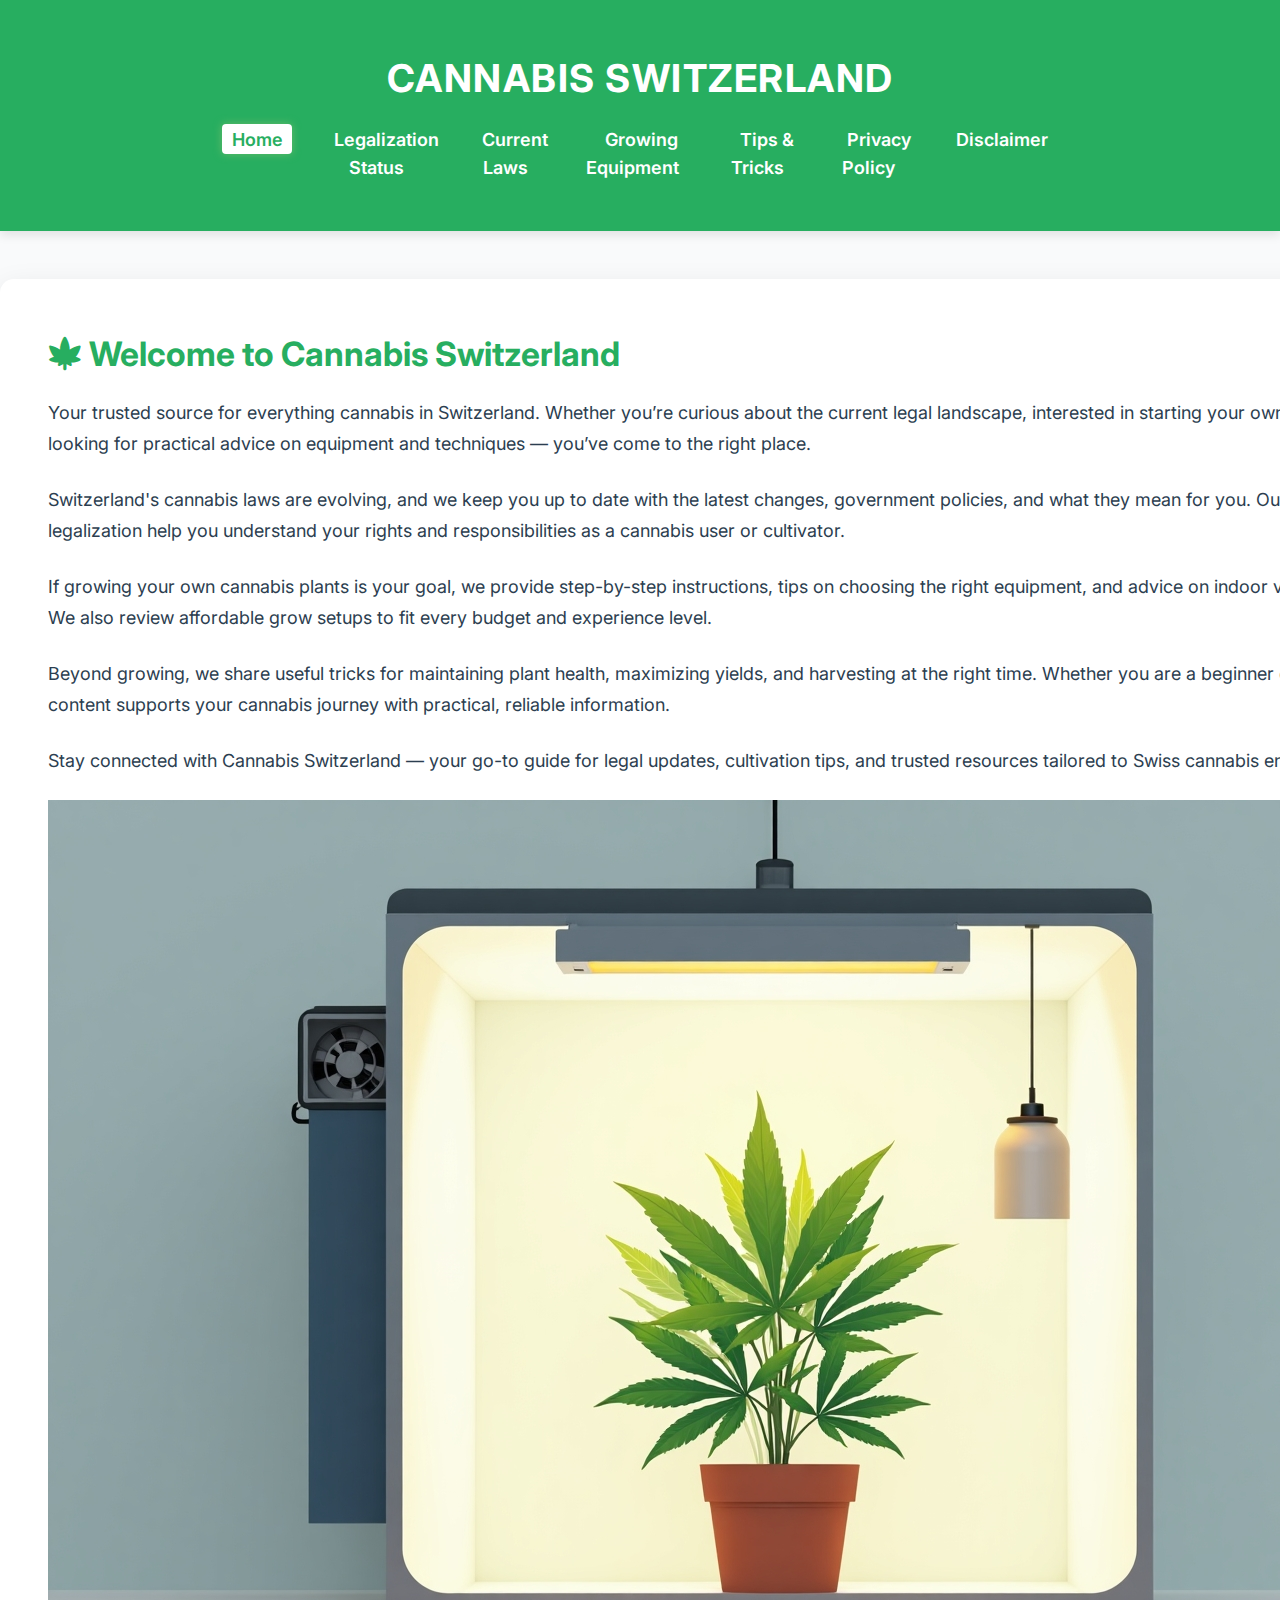
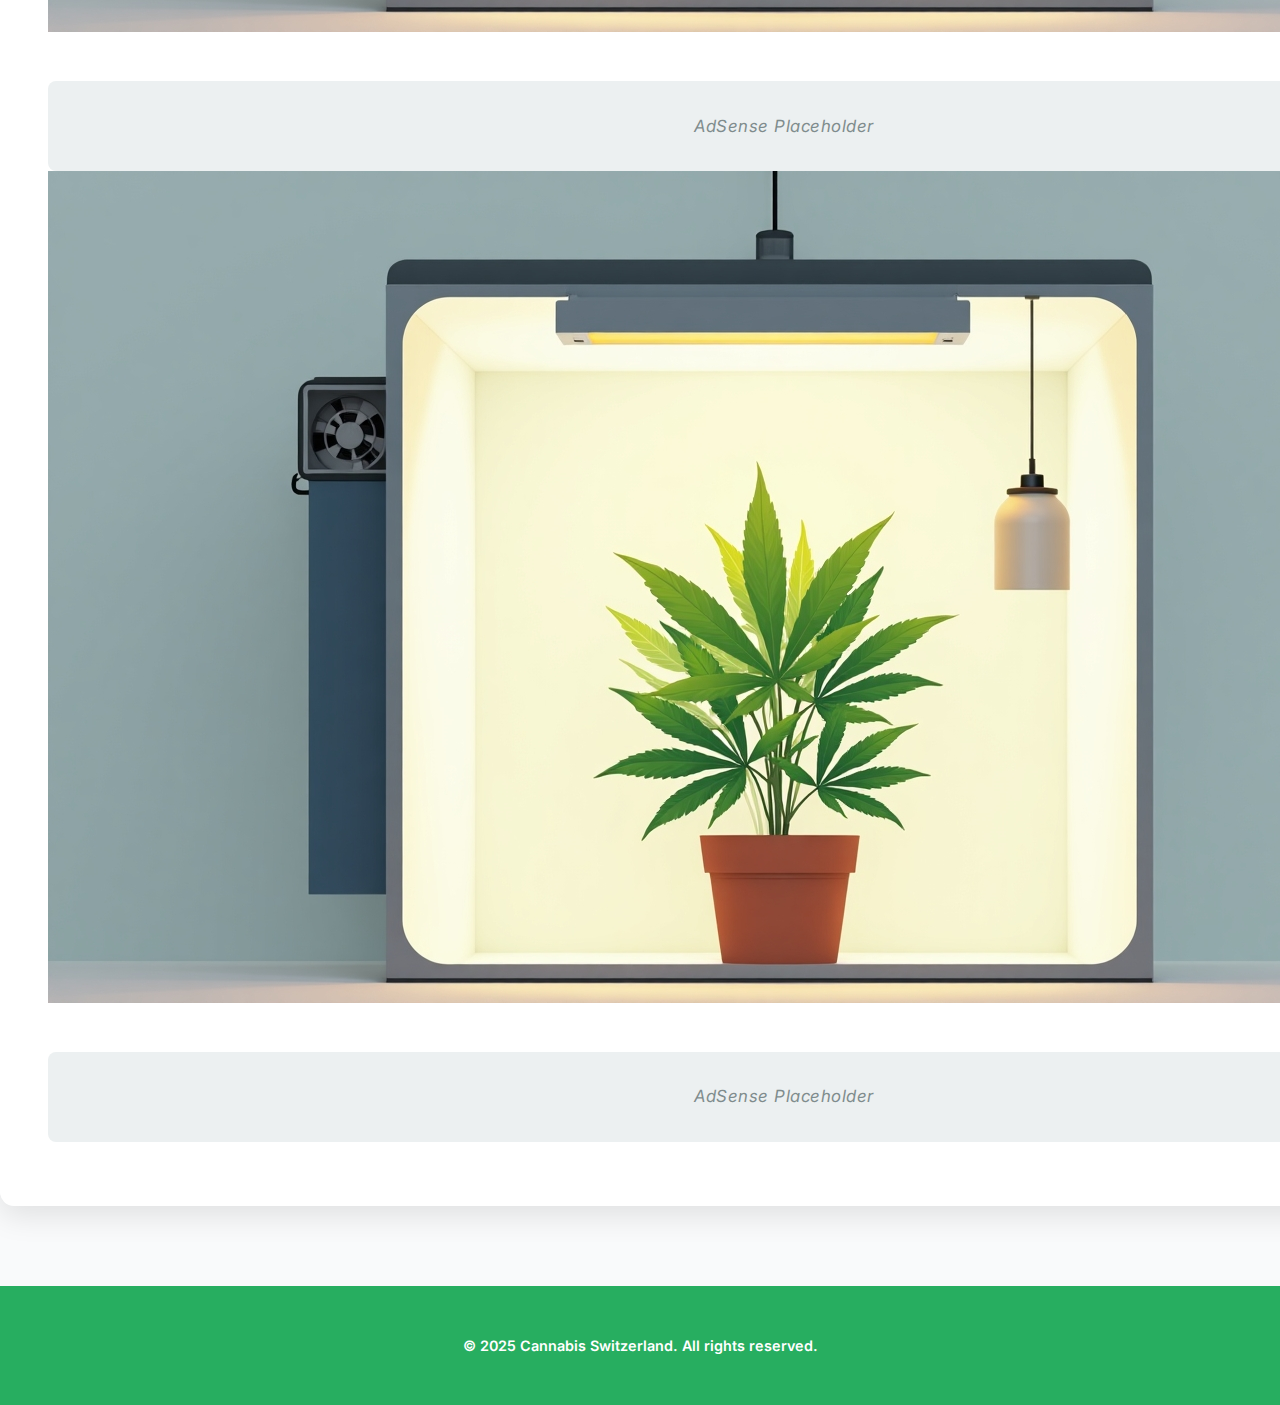
<file: index.html>
<!DOCTYPE html>
<html lang="en">
<head>
  <meta charset="UTF-8" />
  <meta name="viewport" content="width=device-width, initial-scale=1.0" />
  <meta name="description" content="Cannabis Switzerland – Your guide to legalization, grow tips, and equipment" />
  <meta name="keywords" content="Cannabis, Switzerland, legalization, grow, weed, indoor, cultivation" />
  <title>Cannabis Switzerland</title>
  <link rel="stylesheet" href="style.css" />
  <link rel="stylesheet" href="https://cdnjs.cloudflare.com/ajax/libs/font-awesome/6.5.0/css/all.min.css" />

  <style>
    .fade-in {
      animation: fadeIn 1.5s ease-in;
    }

    @keyframes fadeIn {
      from {
        opacity: 0;
        transform: translateY(15px);
      }
      to {
        opacity: 1;
        transform: translateY(0);
      }
    }
  </style>
</head>

  
  <!-- Google AdSense placeholder -->
  <!-- Google AdSense code goes here -->
</head>
<body>
  <header>
    <div class="container">
      <h1>Cannabis Switzerland</h1>
      <nav>
       <ul>
  <li><a href="index.html" aria-current="page">Home</a></li>
  <li><a href="legalization.html">Legalization Status</a></li>
  <li><a href="law.html">Current Laws</a></li>   <!-- NEW LINK -->
  <li><a href="equipment.html">Growing Equipment</a></li>
  <li><a href="tips.html">Tips & Tricks</a></li>
  <li><a href="legal/privacy.html">Privacy Policy</a></li>
  <li><a href="legal/disclaimer.html">Disclaimer</a></li>
</ul>

      </nav>
    </div>
  </header>

  <main class="fade-in">
 <section class="intro">
  <h2><i class="fas fa-cannabis"></i> Welcome to Cannabis Switzerland</h2>
  <p>
    Your trusted source for everything cannabis in Switzerland. Whether you’re curious about the current legal landscape, interested in starting your own grow operation, or simply looking for practical advice on equipment and techniques — you’ve come to the right place.
  </p>
  <p>
    Switzerland's cannabis laws are evolving, and we keep you up to date with the latest changes, government policies, and what they mean for you. Our detailed guides on legalization help you understand your rights and responsibilities as a cannabis user or cultivator.
  </p>
  <p>
    If growing your own cannabis plants is your goal, we provide step-by-step instructions, tips on choosing the right equipment, and advice on indoor versus outdoor cultivation. We also review affordable grow setups to fit every budget and experience level.
  </p>
  <p>
    Beyond growing, we share useful tricks for maintaining plant health, maximizing yields, and harvesting at the right time. Whether you are a beginner or a seasoned cultivator, our content supports your cannabis journey with practical, reliable information.
  </p>
  <p>
    Stay connected with Cannabis Switzerland — your go-to guide for legal updates, cultivation tips, and trusted resources tailored to Swiss cannabis enthusiasts.
  </p>

  <img class="intro-image" src="images/Introduction-page.jpg" alt="Healthy cannabis plant growing indoors in Switzerland" />

  <div class="adsense-placeholder">
    <!-- Google AdSense code goes here -->
    AdSense Placeholder
  </div>
</section>


   <img class="intro-image" src="images/Introduction-page.jpg" alt="Healthy cannabis plant growing indoors in Switzerland" />


    <div class="adsense-placeholder">
      <!-- Google AdSense code goes here -->
      AdSense Placeholder
    </div>
  </section>
</main>


  <footer>
    <div class="container">
      <p>© 2025 Cannabis Switzerland. All rights reserved.</p>
    </div>
  </footer>
</body>
</html>
</file>
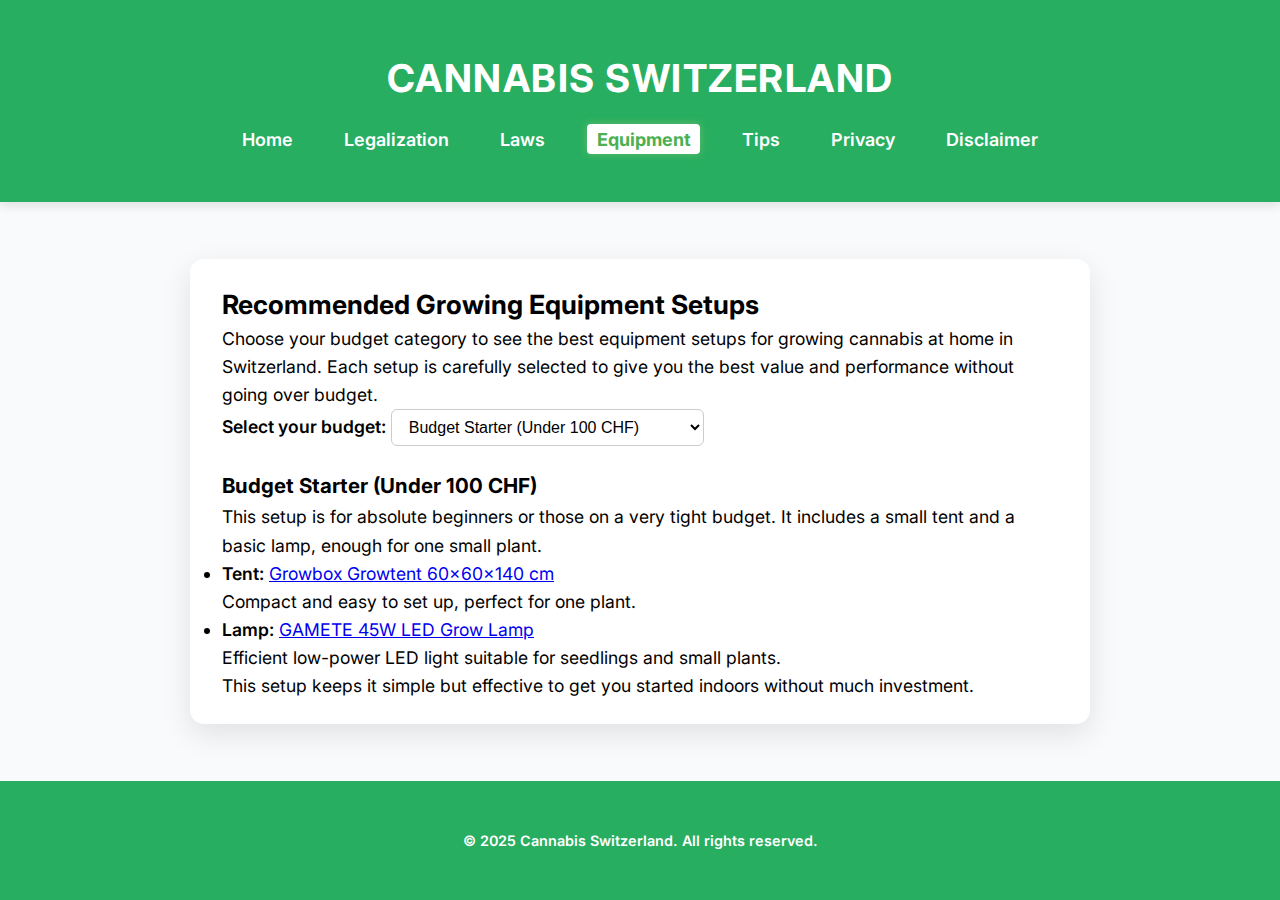
<file: equipment.html>
<!DOCTYPE html>
<html lang="en">
<head>
  <meta charset="UTF-8" />
  <meta name="viewport" content="width=device-width, initial-scale=1" />
  <meta name="description" content="Recommended cannabis growing equipment setups in Switzerland for every budget." />
  <meta name="keywords" content="Cannabis, Switzerland, grow tent, equipment, setups, budget, lamp, filter, fan" />
  <title>Equipment – Cannabis Switzerland</title>
  <link rel="stylesheet" href="style.css" />
  <link rel="stylesheet" href="https://cdnjs.cloudflare.com/ajax/libs/font-awesome/6.5.0/css/all.min.css" />
  <style>
    body {
      color: #000; /* all text black */
    }

    .fade-in {
      animation: fadeIn 1.5s ease-in;
    }

    @keyframes fadeIn {
      from {
        opacity: 0;
        transform: translateY(15px);
      }
      to {
        opacity: 1;
        transform: translateY(0);
      }
    }


    nav ul li a[aria-current="page"] {
      color: #4caf50;
      font-weight: bold;
    }

    /* Dropdown styles */
    .dropdown {
      position: relative;
      display: inline-block;
      margin-bottom: 1.5rem;
    }

    .dropdown select {
      padding: 0.5rem 0.8rem;
      font-size: 1rem;
      border: 1.5px solid #ccc;
      border-radius: 6px;
      cursor: pointer;
      background-color: white;
      color: #000;
    }

    main.content {
      max-width: 900px;
      margin: auto;
      font-size: 1.1rem;
      line-height: 1.6;
    }


    a:hover {
      text-decoration: underline;
    }

    /* Product label styling */
    .product-label {
      font-weight: 600;
    }

  </style>
  <script>
    function showSetup() {
      const select = document.getElementById("priceCategory");
      const selected = select.value;
      const setups = document.querySelectorAll(".setup");
      setups.forEach(s => {
        s.style.display = s.id === selected ? "block" : "none";
      });
    }
    window.addEventListener('DOMContentLoaded', () => {
      showSetup();
    });
  </script>
</head>

<body>
  <header>
    <div class="container">
      <h1>Cannabis Switzerland</h1>
      <nav>
        <ul>
          <li><a href="index.html">Home</a></li>
          <li><a href="legalization.html">Legalization</a></li>
          <li><a href="law.html">Laws</a></li>
          <li><a href="equipment.html" aria-current="page">Equipment</a></li>
          <li><a href="tips.html">Tips</a></li>
          <li><a href="legal/privacy.html">Privacy</a></li>
          <li><a href="legal/disclaimer.html">Disclaimer</a></li>
        </ul>
      </nav>
    </div>
  </header>

  <main class="fade-in container content">
    <h2>Recommended Growing Equipment Setups</h2>

    <p>Choose your budget category to see the best equipment setups for growing cannabis at home in Switzerland. Each setup is carefully selected to give you the best value and performance without going over budget.</p>

    <div class="dropdown">
      <label for="priceCategory" class="product-label">Select your budget:</label>
      <select id="priceCategory" onchange="showSetup()">
        <option value="under100">Budget Starter (Under 100 CHF)</option>
        <option value="under200">Basic Entry (100-200 CHF)</option>
        <option value="under500">Value Setup (200-500 CHF)</option>
        <option value="under750">Advanced Value (500-750 CHF)</option>
        <option value="under1000">Midrange Choice (750-1000 CHF)</option>
        <option value="under1500">Premium Midrange (1000-1500 CHF)</option>
        <option value="under2000">High-End Grow (1500-2000 CHF)</option>
      </select>
    </div>

    <!-- Budget Starter -->
    <section id="under100" class="setup" style="display:none;">
      <h3>Budget Starter (Under 100 CHF)</h3>
      <p>This setup is for absolute beginners or those on a very tight budget. It includes a small tent and a basic lamp, enough for one small plant.</p>
      <ul>
        <li><span class="product-label">Tent:</span> <a href="https://www.grow-shop24.ch/growbox-growtent-60x60x140-cm-schwarz" target="_blank" rel="noopener noreferrer">Growbox Growtent 60x60x140 cm</a><br>
          Compact and easy to set up, perfect for one plant.</li>
        <li><span class="product-label">Lamp:</span> <a href="https://www.grow-shop24.ch/led-grow-lampe-gamete-45w" target="_blank" rel="noopener noreferrer">GAMETE 45W LED Grow Lamp</a><br>
          Efficient low-power LED light suitable for seedlings and small plants.</li>
      </ul>
      <p>This setup keeps it simple but effective to get you started indoors without much investment.</p>
    </section>

    <!-- Basic Entry -->
    <section id="under200" class="setup" style="display:none;">
      <h3>Basic Entry (100-200 CHF)</h3>
      <p>A step up from budget starter with a slightly bigger tent and stronger lighting to support healthy growth.</p>
      <ul>
        <li><span class="product-label">Tent:</span> <a href="https://www.grow-shop24.ch/growbox-growtent-80x80x160-cm" target="_blank" rel="noopener noreferrer">Growbox Growtent 80x80x160 cm</a><br>
          Larger space for up to 2 plants.</li>
        <li><span class="product-label">Lamp:</span> <a href="https://www.grow-shop24.ch/led-grow-lampe-spyder-80w" target="_blank" rel="noopener noreferrer">Spyder 80W LED Grow Lamp</a><br>
          More powerful LED light for robust vegetative growth.</li>
      </ul>
      <p>This setup balances cost and quality, suitable for beginners looking to grow more seriously.</p>
    </section>

    <!-- Value Setup -->
    <section id="under500" class="setup" style="display:none;">
      <h3>Value Setup (200-500 CHF)</h3>
      <p>Good quality tent and lighting with basic ventilation included for a stable growing environment.</p>
      <ul>
        <li><span class="product-label">Tent:</span> <a href="https://www.grow-shop24.ch/growbox-growtent-100x100x200-cm" target="_blank" rel="noopener noreferrer">Growbox Growtent 100x100x200 cm</a><br>
          Ample room for multiple plants.</li>
        <li><span class="product-label">Lamp:</span> <a href="https://www.grow-shop24.ch/led-grow-lampe-spyder-150w" target="_blank" rel="noopener noreferrer">Spyder 150W LED Grow Lamp</a><br>
          Strong lighting for full vegetative and flowering cycles.</li>
        <li><span class="product-label">Fan:</span> <a href="https://www.grow-shop24.ch/ventilator-125-mm" target="_blank" rel="noopener noreferrer">Inline Fan 125mm</a><br>
          Ensures good air circulation and temperature control.</li>
      </ul>
      <p>This setup supports healthier plants through better airflow and lighting, perfect for hobbyists aiming for quality yields.</p>
    </section>

    <!-- Advanced Value -->
    <section id="under750" class="setup" style="display:none;">
      <h3>Advanced Value (500-750 CHF)</h3>
      <p>Enhanced setup with better lighting, ventilation, and air filtering for improved odor control.</p>
      <ul>
        <li><span class="product-label">Tent:</span> <a href="https://www.grow-shop24.ch/growbox-growtent-120x120x200-cm" target="_blank" rel="noopener noreferrer">Growbox Growtent 120x120x200 cm</a><br>
          More growing space, perfect for moderate plant numbers.</li>
        <li><span class="product-label">Lamp:</span> <a href="https://www.grow-shop24.ch/led-grow-lampe-gavita-170w" target="_blank" rel="noopener noreferrer">Gavita 170W LED Grow Lamp</a><br>
          Reliable full-cycle LED lamp with strong output.</li>
        <li><span class="product-label">Fan:</span> <a href="https://www.grow-shop24.ch/ventilator-150-mm" target="_blank" rel="noopener noreferrer">Inline Fan 150mm</a><br>
          Enhanced airflow capacity for larger spaces.</li>
        <li><span class="product-label">Filter:</span> <a href="https://www.grow-shop24.ch/aktivkohlefilter-150-mm" target="_blank" rel="noopener noreferrer">Activated Carbon Filter 150mm</a><br>
          Effective odor control during flowering.</li>
      </ul>
      <p>This setup is ideal for growers who want solid results with controlled environment and discreet odor management.</p>
    </section>

    <!-- Midrange Choice -->
    <section id="under1000" class="setup" style="display:none;">
      <h3>Midrange Choice (750-1000 CHF)</h3>
      <p>Well-rounded setup with advanced lighting and ventilation, suitable for serious home growers.</p>
      <ul>
        <li><span class="product-label">Tent:</span> <a href="https://www.grow-shop24.ch/growbox-growtent-150x150x200-cm" target="_blank" rel="noopener noreferrer">Growbox Growtent 150x150x200 cm</a><br>
          Large space for multiple plants or bigger yields.</li>
        <li><span class="product-label">Lamp:</span> <a href="https://www.grow-shop24.ch/led-grow-lampe-cob-300w" target="_blank" rel="noopener noreferrer">COB LED Grow Lamp 300W</a><br>
          High-quality, energy-efficient lighting for strong flowering.</li>
        <li><span class="product-label">Fan:</span> <a href="https://www.grow-shop24.ch/ventilator-200-mm" target="_blank" rel="noopener noreferrer">Inline Fan 200mm</a><br>
          Powerful ventilation for large tents.</li>
        <li><span class="product-label">Filter:</span> <a href="https://www.grow-shop24.ch/aktivkohlefilter-200-mm" target="_blank" rel="noopener noreferrer">Activated Carbon Filter 200mm</a><br>
          Keeps the grow discreet with top odor control.</li>
      </ul>
      <p>Perfect for those wanting to upgrade and grow efficiently with strong equipment support.</p>
    </section>

    <!-- Premium Midrange -->
    <section id="under1500" class="setup" style="display:none;">
      <h3>Premium Midrange (1000-1500 CHF)</h3>
      <p>Top-tier lighting and environment controls for serious hobbyists and semi-professionals.</p>
      <ul>
        <li><span class="product-label">Tent:</span> <a href="https://www.grow-shop24.ch/growbox-growtent-200x200x220-cm" target="_blank" rel="noopener noreferrer">Growbox Growtent 200x200x220 cm</a><br>
          Large tent for bigger crops and easier plant management.</li>
        <li><span class="product-label">Lamp:</span> <a href="https://www.grow-shop24.ch/led-grow-lampe-cob-600w" target="_blank" rel="noopener noreferrer">COB LED Grow Lamp 600W</a><br>
          High output lighting with full-spectrum for best flowering.</li>
        <li><span class="product-label">Fan:</span> <a href="https://www.grow-shop24.ch/ventilator-250-mm" target="_blank" rel="noopener noreferrer">Inline Fan 250mm</a><br>
          Strong airflow for large, dense grow spaces.</li>
        <li><span class="product-label">Filter:</span> <a href="https://www.grow-shop24.ch/aktivkohlefilter-250-mm" target="_blank" rel="noopener noreferrer">Activated Carbon Filter 250mm</a><br>
          Maximum odor removal for privacy.</li>
      </ul>
      <p>Recommended for growers ready to invest seriously in quality equipment.</p>
    </section>

    <!-- High-End Grow -->
    <section id="under2000" class="setup" style="display:none;">
      <h3>High-End Grow (1500-2000 CHF)</h3>
      <p>Professional-grade setup with the best lighting, ventilation, and filtration systems available for home growers.</p>
      <ul>
        <li><span class="product-label">Tent:</span> <a href="https://www.grow-shop24.ch/growbox-growtent-240x240x220-cm" target="_blank" rel="noopener noreferrer">Growbox Growtent 240x240x220 cm</a><br>
          Huge space for maximum yields and easy management.</li>
        <li><span class="product-label">Lamp:</span> <a href="https://www.grow-shop24.ch/led-grow-lampe-cob-1000w" target="_blank" rel="noopener noreferrer">COB LED Grow Lamp 1000W</a><br>
          Industry-standard lighting for best results indoors.</li>
        <li><span class="product-label">Fan:</span> <a href="https://www.grow-shop24.ch/ventilator-315-mm" target="_blank" rel="noopener noreferrer">Inline Fan 315mm</a><br>
          High-performance ventilation system for excellent airflow.</li>
        <li><span class="product-label">Filter:</span> <a href="https://www.grow-shop24.ch/aktivkohlefilter-315-mm" target="_blank" rel="noopener noreferrer">Activated Carbon Filter 315mm</a><br>
          Superior odor control for discreet growing.</li>
      </ul>
      <p>The ultimate setup for home growers who want professional-grade quality and performance.</p>
    </section>

  </main>

  <footer>
    <div class="container">
      <p>© 2025 Cannabis Switzerland. All rights reserved.</p>
    </div>
  </footer>
</body>
</html>
</file>
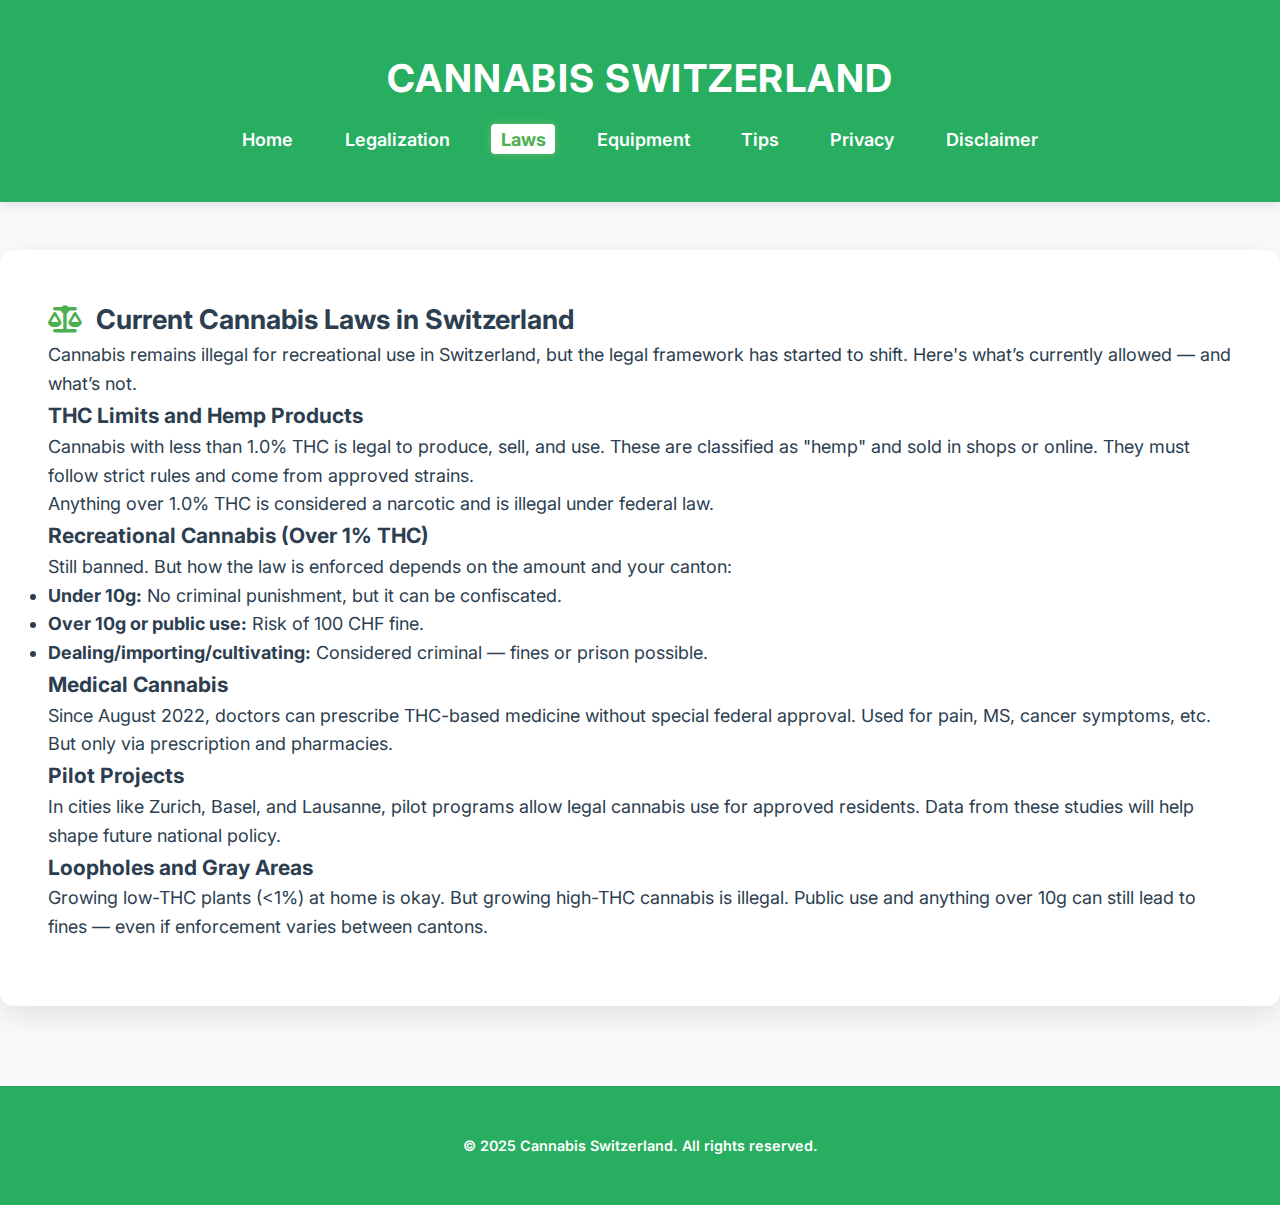
<file: law.html>
<!DOCTYPE html>
<html lang="en">
<head>
  <meta charset="UTF-8" />
  <meta name="viewport" content="width=device-width, initial-scale=1.0" />
  <meta name="description" content="Detailed overview of current cannabis laws in Switzerland" />
  <meta name="keywords" content="Cannabis laws, Switzerland, legal status, THC, CBD, medical cannabis" />
  <title>Current Laws – Cannabis Switzerland</title>
  <link rel="stylesheet" href="style.css" />
  <link rel="stylesheet" href="https://cdnjs.cloudflare.com/ajax/libs/font-awesome/6.5.0/css/all.min.css" />
  <style>
    .fade-in {
      animation: fadeIn 1.5s ease-in;
    }

    @keyframes fadeIn {
      from {
        opacity: 0;
        transform: translateY(15px);
      }
      to {
        opacity: 1;
        transform: translateY(0);
      }
    }

    nav ul li a[aria-current="page"] {
      color: #4caf50;
      text-decoration: none;
      font-weight: bold;
    }

    h2 i {
      margin-right: 0.5rem;
      color: #4caf50;
    }
  </style>
</head>

<body>
  <header>
    <div class="container">
      <h1>Cannabis Switzerland</h1>
      <nav>
        <ul>
          <li><a href="index.html">Home</a></li>
          <li><a href="legalization.html">Legalization</a></li>
          <li><a href="law.html" aria-current="page">Laws</a></li>
          <li><a href="equipment.html">Equipment</a></li>
          <li><a href="tips.html">Tips</a></li>
          <li><a href="legal/privacy.html">Privacy</a></li>
          <li><a href="legal/disclaimer.html">Disclaimer</a></li>
        </ul>
      </nav>
    </div>
  </header>

  <main class="fade-in">
    <section class="content">
      <h2><i class="fas fa-scale-balanced"></i> Current Cannabis Laws in Switzerland</h2>

      <p>Cannabis remains illegal for recreational use in Switzerland, but the legal framework has started to shift. Here's what’s currently allowed — and what’s not.</p>

      <h3>THC Limits and Hemp Products</h3>
      <p>Cannabis with less than 1.0% THC is legal to produce, sell, and use. These are classified as "hemp" and sold in shops or online. They must follow strict rules and come from approved strains.</p>

      <p>Anything over 1.0% THC is considered a narcotic and is illegal under federal law.</p>

      <h3>Recreational Cannabis (Over 1% THC)</h3>
      <p>Still banned. But how the law is enforced depends on the amount and your canton:</p>
      <ul>
        <li><strong>Under 10g:</strong> No criminal punishment, but it can be confiscated.</li>
        <li><strong>Over 10g or public use:</strong> Risk of 100 CHF fine.</li>
        <li><strong>Dealing/importing/cultivating:</strong> Considered criminal — fines or prison possible.</li>
      </ul>

      <h3>Medical Cannabis</h3>
      <p>Since August 2022, doctors can prescribe THC-based medicine without special federal approval. Used for pain, MS, cancer symptoms, etc. But only via prescription and pharmacies.</p>

      <h3>Pilot Projects</h3>
      <p>In cities like Zurich, Basel, and Lausanne, pilot programs allow legal cannabis use for approved residents. Data from these studies will help shape future national policy.</p>

      <h3>Loopholes and Gray Areas</h3>
      <p>Growing low-THC plants (&lt;1%) at home is okay. But growing high-THC cannabis is illegal. Public use and anything over 10g can still lead to fines — even if enforcement varies between cantons.</p>
    </section>
  </main>

  <footer>
    <div class="container">
      <p>© 2025 Cannabis Switzerland. All rights reserved.</p>
    </div>
  </footer>
</body>
</html>
</file>
<file: style.css>
/* style.css - Modern & Professional */

@import url('https://fonts.googleapis.com/css2?family=Inter:wght@400;600;700&display=swap');

:root {
  --color-primary: #27ae60;    /* fresh green */
  --color-primary-light: #66bb6a;
  --color-bg: #f9fafb;
  --color-white: #ffffff;
  --color-text: #2c3e50;
  --color-muted: #7f8c8d;
  --shadow-light: rgba(0, 0, 0, 0.1);
}

* {
  box-sizing: border-box;
  margin: 0;
  padding: 0;
}

body {
  font-family: 'Inter', sans-serif;
  background-color: var(--color-bg);
  color: var(--color-text);
  line-height: 1.6;
  font-size: 18px;
  min-height: 100vh;
  display: flex;
  flex-direction: column;
}

.container {
  max-width: 900px;
  margin: 0 auto;
  padding: 1.5rem 2rem;
}

header {
  background-color: var(--color-primary);
  color: var(--color-white);
  padding: 1.5rem 0;
  box-shadow: 0 4px 10px var(--shadow-light);
}

header h1 {
  font-weight: 700;
  font-size: 2.4rem;
  text-align: center;
  letter-spacing: 1.5px;
  text-transform: uppercase;
  user-select: none;
}

nav {
  margin-top: 1rem;
  text-align: center;
}

nav ul {
  list-style: none;
  display: inline-flex;
  gap: 2rem;
  font-weight: 600;
}

nav a {
  color: var(--color-white);
  text-decoration: none;
  padding: 0.3rem 0.6rem;
  border-radius: 4px;
  transition: background-color 0.3s ease, color 0.3s ease;
}

nav a:hover,
nav a[aria-current="page"] {
  background-color: var(--color-white);
  color: var(--color-primary);
  box-shadow: 0 0 8px var(--color-primary-light);
  text-decoration: none;
}

main {
  background-color: var(--color-white);
  margin: 3rem auto 5rem;
  padding: 3rem 3rem 4rem;
  border-radius: 14px;
  box-shadow: 0 10px 30px var(--shadow-light);
  transition: box-shadow 0.3s ease;
}

main:hover {
  box-shadow: 0 12px 40px rgba(0, 0, 0, 0.15);
}

.intro h2 {
  font-weight: 700;
  font-size: 2.1rem;
  margin-bottom: 1rem;
  color: var(--color-primary);
}

.intro p {
  margin-bottom: 1.5rem;
  color: var(--color-text);
  font-size: 1.125rem;
  line-height: 1.75;
  user-select: text;
}

.adsense-placeholder {
  min-height: 90px;
  background: #ecf0f1;
  border-radius: 8px;
  margin-top: 2.5rem;
  display: flex;
  align-items: center;
  justify-content: center;
  color: var(--color-muted);
  font-style: italic;
  font-size: 1.05rem;
  user-select: none;
  letter-spacing: 0.5px;
}

footer {
  background-color: var(--color-primary);
  color: var(--color-white);
  text-align: center;
  padding: 1.5rem 1rem;
  font-weight: 600;
  font-size: 0.9rem;
  user-select: none;
}

/* Responsive for small screens */

@media (max-width: 600px) {
  .container {
    padding: 1rem 1.2rem;
  }

  nav ul {
    flex-direction: column;
    gap: 1rem;
  }

  nav a {
    padding: 0.5rem 0;
  }

  main {
    padding: 2rem 1.5rem 3rem;
  }

  header h1 {
    font-size: 1.8rem;
  }

  .intro h2 {
    font-size: 1.7rem;
  }

  .intro p {
    font-size: 1rem;
  }
}
.image-placeholder {
  margin-top: 2.5rem;
  padding: 2rem;
  background: #ecf0f1;
  border: 2px dashed #bdc3c7;
  border-radius: 12px;
  text-align: center;
  transition: background 0.3s ease;
}

.image-placeholder:hover {
  background: #e1eaea;
}
.image-placeholder img {
  max-width: 1px !important;
  width: 100% !important;
  height: auto !important;
  border-radius: 12px !important;
  border: 0 !important;
  display: block !important;
  margin: 0 auto !important;
}
</file>
